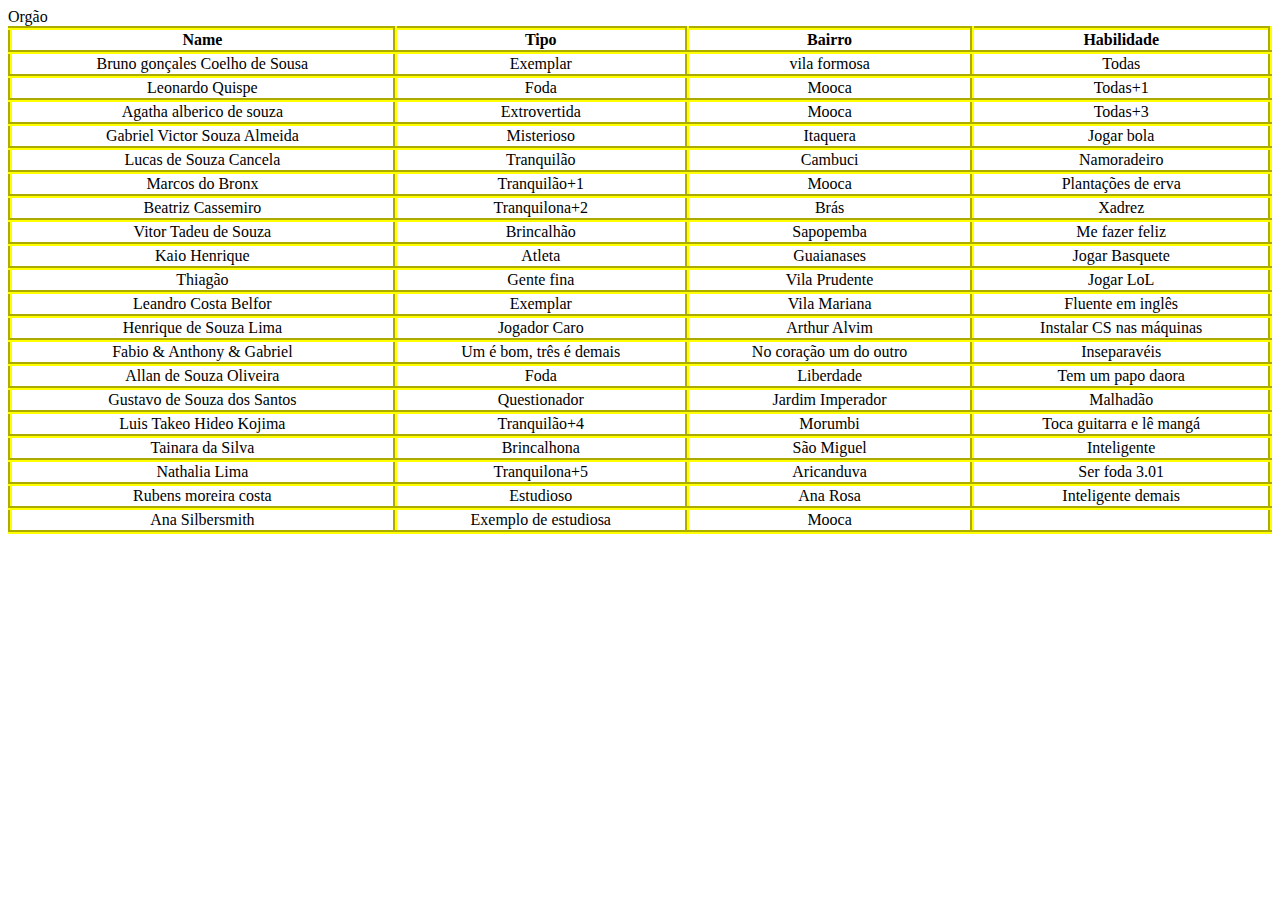
<file: Aula06/index.html>
<!DOCTYPE html>
<html lang="en">
    <head>
        <meta charset="UTF-8">
        <meta http-equiv="X-UA-Compatible" content="IE=edge">
        <meta name="viewport" content="width=device-width, initial-scale=1.0">
        <title>Document</title>

        <style>

            table,
            td,
            th {
                border: 4px outset yellow;
                text-align: center;
                border-collapse: collapse;

            }
        </style>
    </head>
    <body>
        <table style="width: 100%;">Orgão
            <tr>
                <th>Name</th>
                <th>Tipo</th>
                <th>Bairro</th>
                <th>Habilidade</th>
            </tr>
            <tr>
                <td>Bruno gonçales Coelho de Sousa</td>
                <td>Exemplar</td>
                <td>vila formosa</td>
                <td>Todas</td>
            </tr>
            <tr>
                <td>Leonardo Quispe</td>
                <td>Foda</td>
                <td>Mooca</td>
                <td>Todas+1</td>
            </tr>
            <tr>
                <td>Agatha alberico de souza</td>
                <td>Extrovertida</td>
                <td>Mooca</td>
                <td>Todas+3</td>
            </tr>
            <tr>
                <td>Gabriel Victor Souza Almeida</td>
                <td>Misterioso</td>
                <td>Itaquera</td>
                <td>Jogar bola</td>
            </tr>
            <tr>
                <td>Lucas de Souza Cancela</td>
                <td>Tranquilão</td>
                <td>Cambuci</td>
                <td>Namoradeiro</td>
            </tr>
            <tr>
                <td>Marcos do Bronx</td>
                <td>Tranquilão+1</td>
                <td>Mooca</td>
                <td>Plantações de erva</td>
            </tr>
            <tr>
                <td>Beatriz Cassemiro</td>
                <td>Tranquilona+2</td>
                <td>Brás</td>
                <td>Xadrez</td>
            </tr>
            <tr>
                <td>Vitor Tadeu de Souza</td>
                <td>Brincalhão</td>
                <td>Sapopemba</td>
                <td>Me fazer feliz</td>
            </tr>
            <tr>
                <td>Kaio Henrique</td>
                <td>Atleta</td>
                <td>Guaianases</td>
                <td>Jogar Basquete</td>
            </tr>
            <tr>
                <td>Thiagão</td>
                <td>Gente fina</td>
                <td>Vila Prudente</td>
                <td>Jogar LoL</td>
            </tr>
            <tr>
                <td>Leandro Costa Belfor</td>
                <td>Exemplar</td>
                <td>Vila Mariana</td>
                <td>Fluente em inglês</td>
            </tr>
            <tr>
                <td>Henrique de Souza Lima</td>
                <td>Jogador Caro</td>
                <td>Arthur Alvim</td>
                <td>Instalar CS nas máquinas</td>
            </tr>
            <tr>
                <td>Fabio & Anthony & Gabriel</td>
                <td>Um é bom, três é demais</td>
                <td>No coração um do outro</td>
                <td>Inseparavéis</td>
            </tr>
            <tr>
                <td>Allan de Souza Oliveira</td>
                <td>Foda</td>
                <td>Liberdade</td>
                <td>Tem um papo daora</td>
            </tr>
            <tr>
                <td>Gustavo de Souza dos Santos</td>
                <td>Questionador</td>
                <td>Jardim Imperador</td>
                <td>Malhadão</td>
            </tr>
            <tr>
                <td>Luis Takeo Hideo Kojima</td>
                <td>Tranquilão+4</td>
                <td>Morumbi</td>
                <td>Toca guitarra e lê mangá</td>
            </tr>
            <tr>
                <td>Tainara da Silva</td>
                <td>Brincalhona</td>
                <td>São Miguel</td>
                <td>Inteligente</td>
            </tr>
            <tr>
                <td>Nathalia Lima</td>
                <td>Tranquilona+5</td>
                <td>Aricanduva</td>
                <td>Ser foda 3.01</td>
            </tr>
            <tr>
                <td>Rubens moreira costa</td>
                <td>Estudioso</td>
                <td>Ana Rosa</td>
                <td>Inteligente demais</td>
            </tr>
            <tr>
                <td>Ana Silbersmith</td>
                <td>Exemplo de estudiosa</td>
                <td>Mooca</td>
                <td></td>
            </tr>
        </table>
    </body>
</html>
</file>
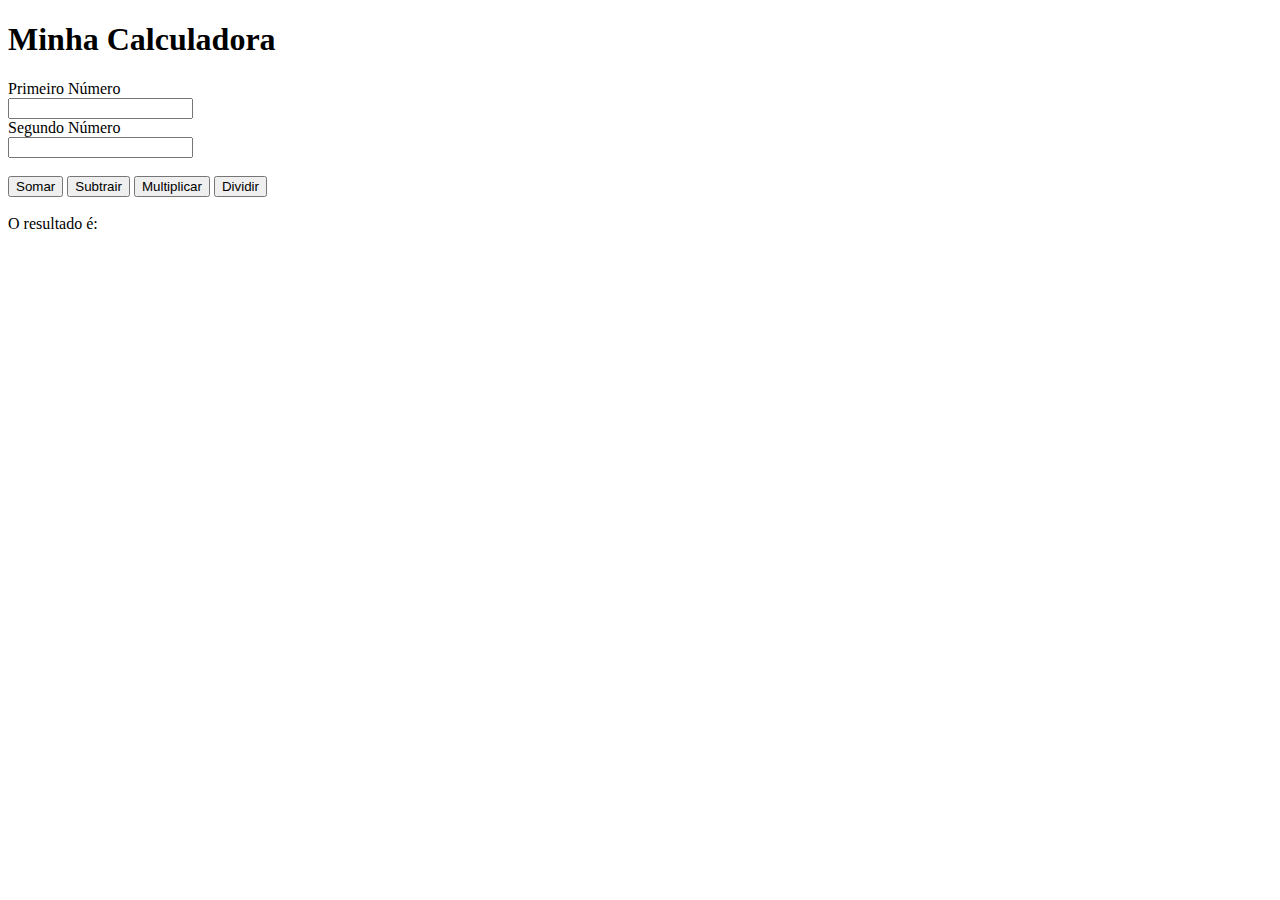
<file: calculadora com html e js/index.html>
<!DOCTYPE html>
<html lang="en">
<head>
    <meta charset="UTF-8">
    <meta http-equiv="X-UA-Compatible" content="IE=edge">
    <meta name="viewport" content="width=device-width, initial-scale=1.0">
    <title>Minha Calculadora</title>
</head>
<body>
    <h1>Minha Calculadora</h1>

    Primeiro Número<br>
    <input id = n1 type="number"><br>

    Segundo Número<br>
    <input id = n2 type="number"><br><br>

    <button onclick="somar()">Somar</button>
    <button onclick="subtrair()">Subtrair</button>
    <button onclick="multiplicar()">Multiplicar</button>
    <button onclick="dividir()">Dividir</button>

    <br>
    <br>

    O resultado é:  <span></span>

    <script>

        var n1 = document.querySelector('#n1')
        var n2 = document.querySelector('#n2')
        var resultado = document.querySelector('span')

        function somar(){
            resultado.innerHTML = parseInt(n1.value) + parseInt(n2.value)

        }

        function subtrair(){
            resultado.innerHTML = parseInt(n1.value) - parseInt(n2.value)

        }

        function multiplicar(){
            resultado.innerHTML = parseInt(n1.value) * parseInt(n2.value)

        }

        function dividir(){
            resultado.innerHTML = parseInt(n1.value) / parseInt(n2.value)

        }

    </script>
</body>
</html>
</file>
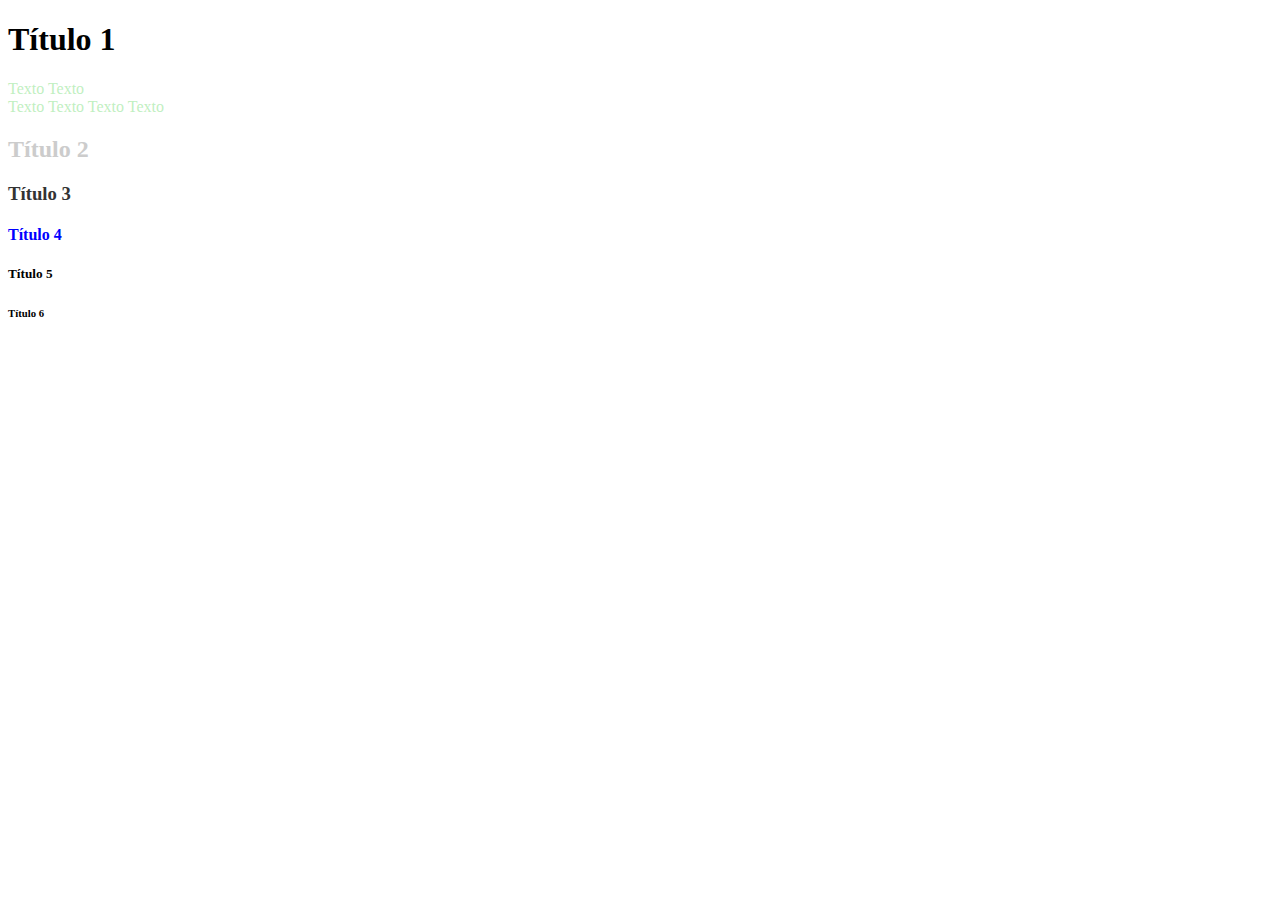
<file: Aula01/Aula01.html>
<!DOCTYPE html>
<html>
<head>
    <title>Minha primeira página</title>
</head>
<body>
    <h1 style="color: black;">Título 1 </h1>    
        <p style="color: #bebe;">Texto Texto </br>Texto Texto Texto Texto</p>
    <h2 style="color: #ccc;">Título 2 </h2>
    <h3 style="color: #333;">Título 3 </h3>
    <h4 style="color: blue;">Título 4 </h4>
    <h5>Título 5 </h5>
    <h6>Título 6 </h6>
</body>
</html>
</file>
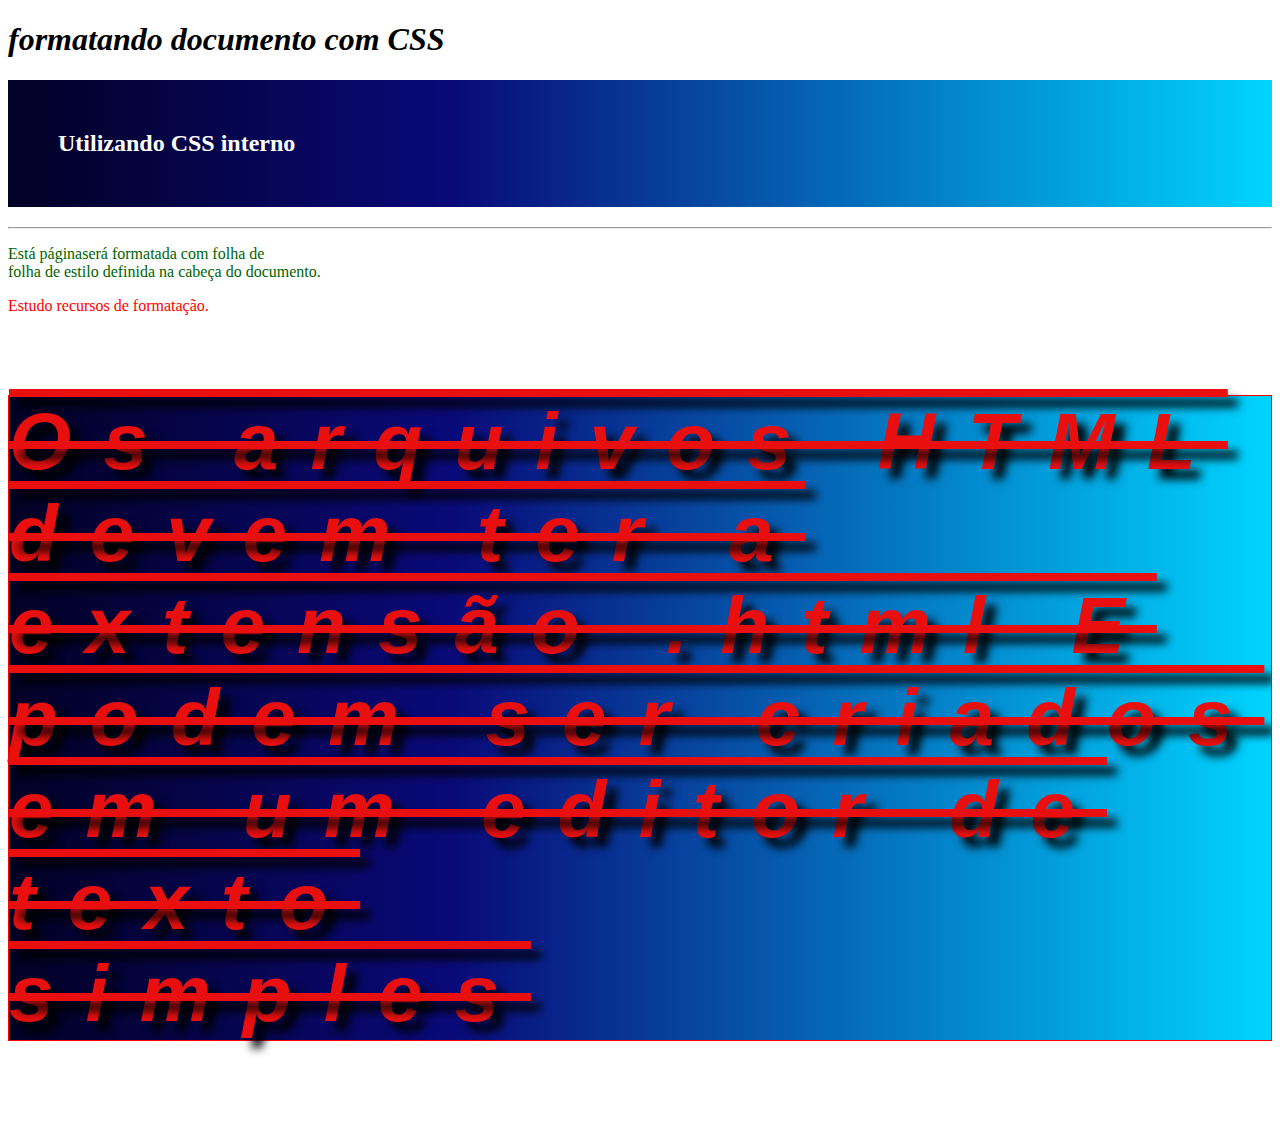
<file: Aula02/exemplo2.html>
<!DOCTYPE html>
<html lang="pt-br">
    <head>
    
        <title>Exemplo 2</title>

        <style type="text/css">

            h1 {
                font-style: italic;
            }

            .paragrafo {
                color: darkgreen;
            }

            .paragrafo2 {
                color: red;

            }

            
            .titulo2 {
                background: rgb(2,0,36);
                background: linear-gradient(90deg, rgba(2,0,36,1) 0%, rgba(9,9,121,1) 35%, rgba(0,212,255,1) 100%);
                color: white;
                padding: 50px;
            }
            .brunoeleonardo{
                color: rgb(233, 15, 15);
                font-size: 5rem;
                font-weight: bold;
                font-family: sans-serif;
                text-shadow: 10px 10px 10px black;
                text-decoration: line-through overline;
                border: 1px solid red;
                background: linear-gradient(90deg, rgba(2,0,36,1) 0%, rgba(9,9,121,1) 35%, rgba(0,212,255,1) 100%);
                font-style: italic;
                letter-spacing: 2rem;
                
            }
        

        </style>
    </head>
    <body>
        <h1>formatando documento com CSS</h1>
        <h2 class="titulo2">Utilizando CSS interno</h2>
        <hr>
        <p class="paragrafo">Está páginaserá formatada com folha de </br>
        folha de estilo definida na cabeça do documento.</p>
        
        <p class="paragrafo2">Estudo recursos de formatação.</p>
        <p class="brunoeleonardo">Os arquivos HTML devem ter a extensão .html E podem ser criados em um editor de texto <br> 
        simples</p>

    </body>
</html>
</file>
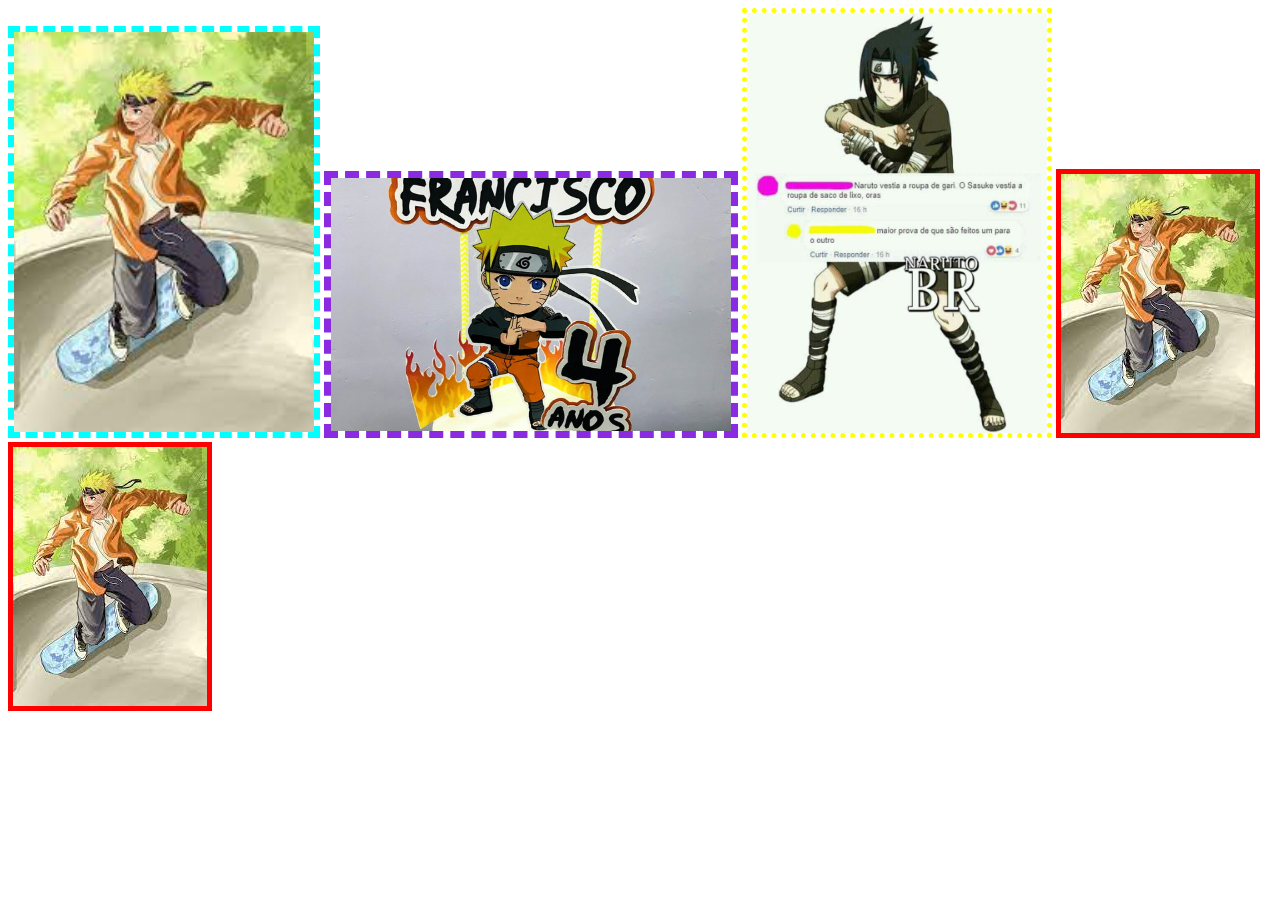
<file: Aula03/aula03.html>
<!DOCTYPE html>
<html>
    <head>
        <title>Document</title>

        <link rel="stylesheet" href="css/imagem.css">

    </head>
    <body>
        <img src="./img/flipcbwindows.jpg" class="dimensao" id="um">
        <img src="./img/narutosaofrancisco.jpg" id="sao">
        <img src="./img/sasukesaoffrancisco.jpg" id="francisco">
        <img src="./img/flipcbwindows.jpg">
        <img src="./img/flipcbwindows.jpg">
    </body>
</html>
</file>
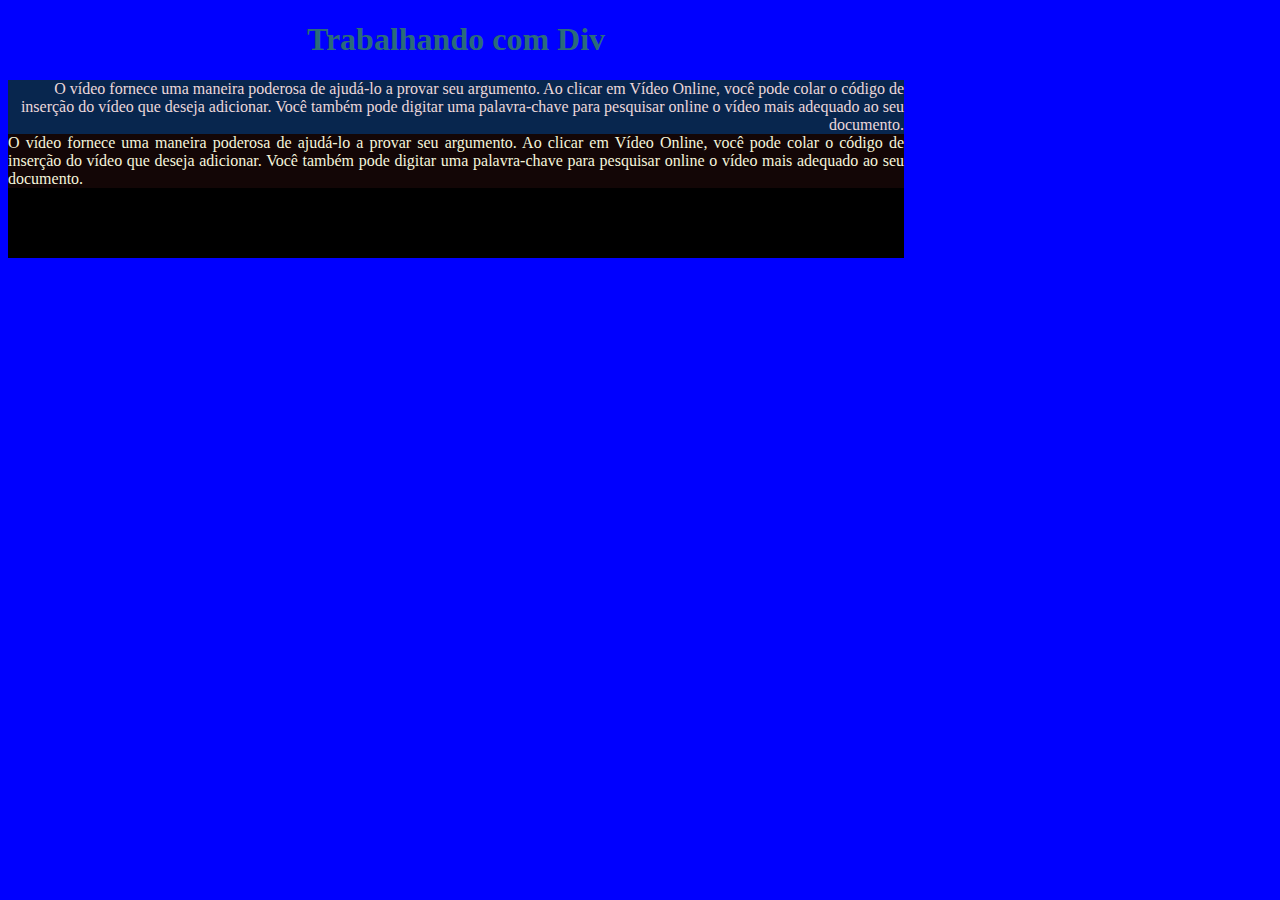
<file: Aula04/div1.html>
﻿<!DOCTYPE html>
<html>
<head>
    <meta charset="utf-8">
<title>Documento Div</title>
        <style>
            h1 {
                text-align:center;
                color:rgb(43, 107, 122);
            }
            body {
                width:70%;
                background-color: blue;
            }
            .container .box {
               display : flex;
              flex-direction : row;
               
            }
      
            
            .container .box .box-cell.box1 {
                background:rgb(8, 38, 78);
                color:rgb(236, 216, 219);
                text-align: right;
             }
            .container .box .box-cell.box2 {
                background:rgb(19, 6, 6);
                text-align:justify;
                color: beige;
            }

            .cr7 {
                width: 100%;
                height: 70px;
                background-color: black;
            }
        </style>

</head>

<body>
        <h1>Trabalhando com Div </h1>
        <div class="container">
            <div class="box">
                <div class="box-row">
                    <div class="box-cell box1">
                   O vídeo fornece uma maneira poderosa de ajudá-lo a provar seu argumento. Ao clicar em Vídeo Online, você pode colar o código de inserção do vídeo que deseja adicionar. Você também pode digitar uma palavra-chave para pesquisar online o vídeo mais adequado ao seu documento.
                    </div>
                    <div class="box-cell box2">
                   O vídeo fornece uma maneira poderosa de ajudá-lo a provar seu argumento. Ao clicar em Vídeo Online, você pode colar o código de inserção do vídeo que deseja adicionar. Você também pode digitar uma palavra-chave para pesquisar online o vídeo mais adequado ao seu documento.
                    </div>
                </div>
            </div>
        </div>

        <div class="cr7">
        </div>
</body>
</html>
</file>
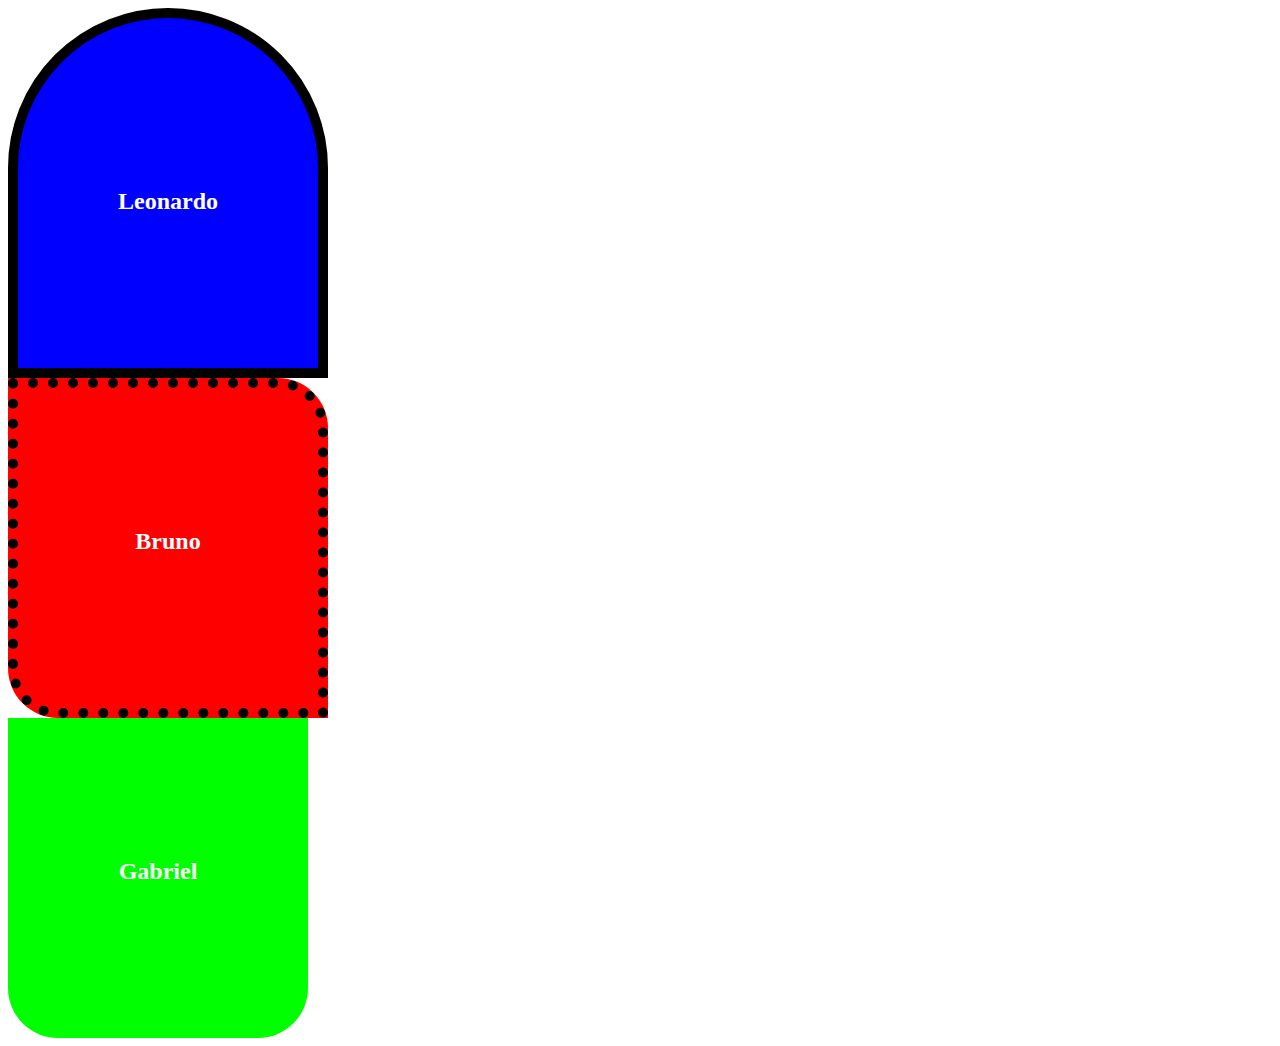
<file: Aula04/div2.html>
﻿<!DOCTYPE html>
<html>
<head>
    <meta charset="utf-8">
    <title>Cores de fundo em HTML Div</title>
    <link rel="shortcut icon" href="pngwing.com.png" type="image/x-icon">
    <style type="text/css">
        div{
            width: 300px;
            height: 200px;
        }
        .azul{
            background-color: blue;
            border-radius: 500px 500px 0 0;
            border: 10px solid black;
            color: white;
            text-align: center;
            padding-top: 150px;
            animation: direita .5s ease-in-out alternate infinite;
        }

        @keyframes direita {
            from {
                transform: translate(0px);
            }
            to {
                transform: translate(100px);
            }
        }
        .vermelho{
            background: #FF0000;
            border-radius: 0 50px 0 50px;
            border: 10px dotted black;
            color: white;
            text-align: center;
            padding-top: 120px;
            animation: amanha .5s ease-in-out alternate infinite;
        }

        @keyframes amanha {
            from{
                transform: translate(100px);
            }
            to{
                transform: translate(0px);
            }
        }
        .verde{
            background: rgb(0,255,0);
            border-radius: 0 0 50px 50px;
            color: white;
            text-align: center;
            padding-top: 120px;
            animation: tarde .5s infinite;
        }
        @keyframes tarde
        {
            from {
                transform: rotate(360deg);
            }
            to{
                transform: translate(0deg);
            }
        }
    </style>
</head>
<body>
    <div class="azul">
        <h2>Leonardo</h2>
    </div>   

    <div class="vermelho">
            <h2>Bruno</h2>
    </div>

    <div class="verde">
          <h2>Gabriel</h3>
    </div>
</body>
</html>
</file>
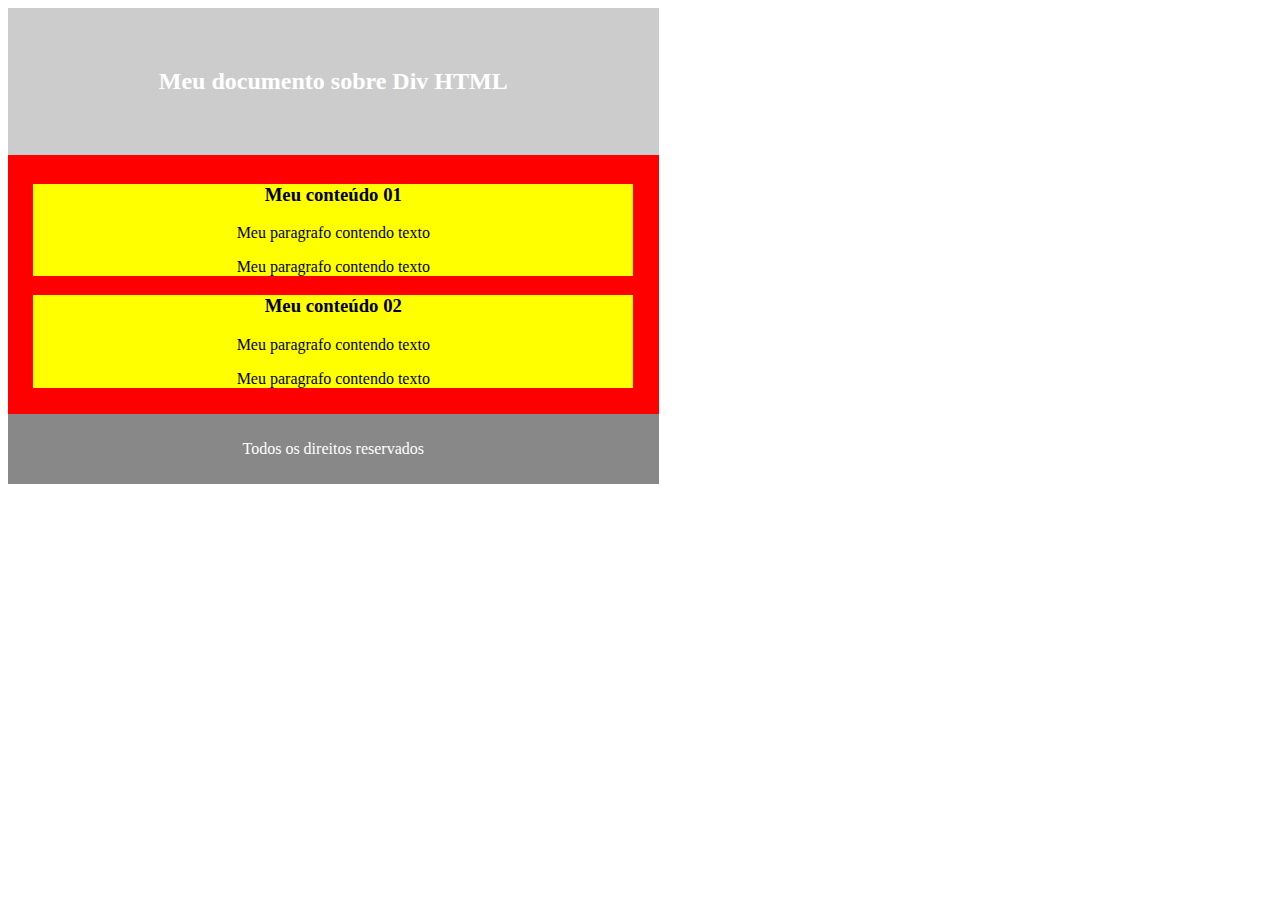
<file: Aula04/div3.html>
﻿<!DOCTYPE html>
<html>
<head>
    <meta charset="utf-8">
    <title>Cores de fundo em HTML Div</title>
   <style>
    #cabecalho{
        background-color: #cccccc;
        width: 600px;
        padding: 40px 2%;
        color: white;
        text-align: center;
    }
	#corpo{ 
        background-color: red;
        width: 600px;
        padding: 10px 2%;
    }
    #rodape{
        width: 600px;
        padding: 10px 2%;
        background-color: #888888;
        color: white;
        text-align: center;
    }

    .sessao_conteudo{
        text-align: center;
        width: 100%;
      /*  padding: 0px 2%;   */
        background-color: yellow;
		  /* display:inline-block; */
    }
</style>
</head>
<body>
<div id="cabecalho">
    <h2>Meu documento sobre Div HTML</h2>
</div>
<div id="corpo">
    <div class="sessao_conteudo">
        <h3>Meu conteúdo 01</h3>
        <p>Meu paragrafo contendo texto</p>
        <p>Meu paragrafo contendo texto</p>
    </div>
    <div class="sessao_conteudo">
        <h3>Meu conteúdo 02</h3>
        <p>Meu paragrafo contendo texto</p>
        <p>Meu paragrafo contendo texto</p>
    </div>    
</div>


<div id="rodape">
    <p>Todos os direitos reservados</p>
</div>
</body>
</html>
</file>
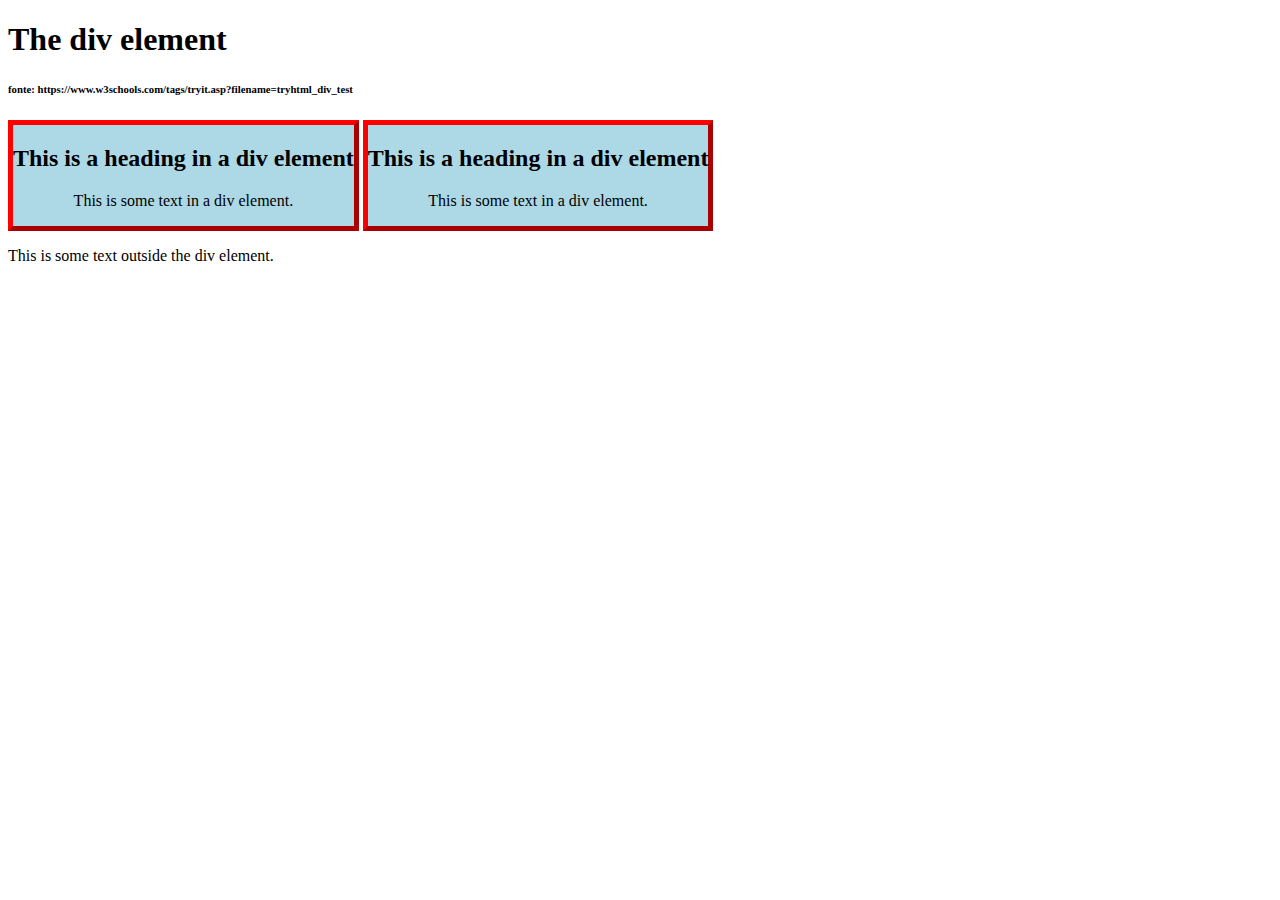
<file: Aula04/div6.html>
﻿<!DOCTYPE html>
<html>
<head>
<style>
.myDiv {
  border: 5px outset red;
  background-color: lightblue;    
  text-align: center;
  display:inline-block;
}
</style>
</head>
<body>

<h1>The div element</h1>
<h6>fonte: https://www.w3schools.com/tags/tryit.asp?filename=tryhtml_div_test</h6>

<div class="myDiv">
  <h2>This is a heading in a div element</h2>
  <p>This is some text in a div element.</p>
</div>

<div class="myDiv">
  <h2>This is a heading in a div element</h2>
  <p>This is some text in a div element.</p>
</div>


<p>This is some text outside the div element.</p>

</body>
</html>
</file>
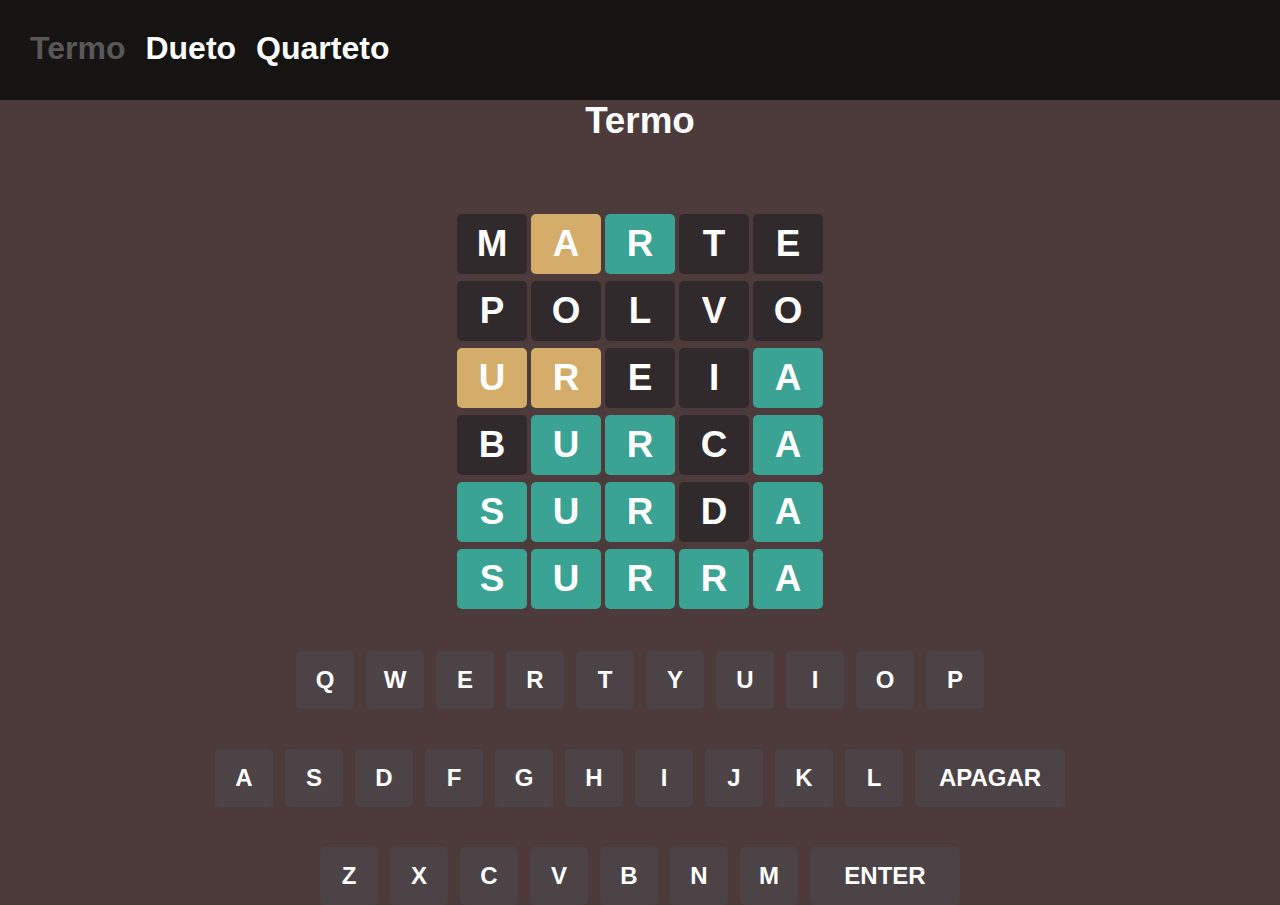
<file: Aula04/termo.html>
<!DOCTYPE html>
<html lang="en">
<head>
    <link rel="shortcut icon" href="pngwing.com.png" type="image/x-icon">
    <meta charset="UTF-8">
    <meta http-equiv="X-UA-Compatible" content="IE=edge">
    <meta name="viewport" content="width=device-width, initial-scale=1.0">
    <title>Termo</title>
    <link rel="stylesheet" href="style.css">
</head>
<body>
    <header>
        <ul>
            <li>Termo</li>
            <li>Dueto</li>
            <li>Quarteto</li>
        </ul>
    </header>

    <p class="titulo">Termo</p>

    <div class="linha">
    <div class="quadrado">
        <p>M</p>
    </div>
    <div class="quadrado amarelo">
        <p>A</p>
    </div>
    <div class="quadrado verde">
        <p>R</p>
    </div>
    <div class="quadrado">
        <p>T</p>
    </div>
    <div class="quadrado">
        <p>E</p>
    </div>
    </div>

    <div class="linha">
        <div class="quadrado">
            <p>P</p>
        </div>
        <div class="quadrado">
            <p>O</p>
        </div>
        <div class="quadrado">
            <p>L</p>
        </div>
        <div class="quadrado">
            <p>V</p>
        </div>
        <div class="quadrado">
            <p>O</p>
        </div>
    </div>

    <div class="linha">
        <div class="quadrado amarelo">
            <p>U</p>
        </div>
        <div class="quadrado amarelo">
            <p>R</p>
        </div>
        <div class="quadrado">
            <p>E</p>
        </div>
        <div class="quadrado">
            <p>I</p>
        </div>
        <div class="quadrado verde">
            <p>A</p>
        </div>
    </div>

    <div class="linha">
        <div class="quadrado">
            <p>B</p>
        </div>
        <div class="quadrado verde">
            <p>U</p>
        </div>
        <div class="quadrado verde">
            <p>R</p>
        </div>
        <div class="quadrado">
            <p>C</p>
        </div>
        <div class="quadrado verde">
            <p>A</p>
        </div>
    </div>

    <div class="linha">
        <div class="quadrado verde">
            <p>S</p>
        </div>
        <div class="quadrado verde">
            <p>U</p>
        </div>
        <div class="quadrado verde">
            <p>R</p>
        </div>
        <div class="quadrado">
            <p>D</p>
        </div>
        <div class="quadrado verde">
            <p>A</p>
        </div>
    </div>

    <div class="linha">
        <div class="quadrado verde">
            <p>S</p>
        </div>
        <div class="quadrado verde">
            <p>U</p>
        </div>
        <div class="quadrado verde">
            <p>R</p>
        </div>
        <div class="quadrado verde">
            <p>R</p>
        </div>
        <div class="quadrado verde">
            <p>A</p>
        </div>
    </div>

    <div class="linha1">
        <div class="tecla">
            <p>Q</p>
        </div>
        <div class="tecla">
            <p>W</p>
        </div>
        <div class="tecla">
            <p>E</p>
        </div>
        <div class="tecla">
            <p>R</p>
        </div>
        <div class="tecla">
            <p>T</p>
        </div>
        <div class="tecla">
            <p>Y</p>
        </div>
        <div class="tecla">
            <p>U</p>
        </div>
        <div class="tecla">
            <p>I</p>
        </div>
        <div class="tecla">
            <p>O</p>
        </div>
        <div class="tecla">
            <p>P</p>
        </div>
    </div>


    <div class="linha1">
        <div class="tecla">
            <p>A</p>
        </div>
        <div class="tecla">
            <p>S</p>
        </div>
        <div class="tecla">
            <p>D</p>
        </div>
        <div class="tecla">
            <p>F</p>
        </div>
        <div class="tecla">
            <p>G</p>
        </div>
        <div class="tecla">
            <p>H</p>
        </div>
        <div class="tecla">
            <p>I</p>
        </div>
        <div class="tecla">
            <p>J</p>
        </div>
        <div class="tecla">
            <p>K</p>
        </div>
        <div class="tecla">
            <p>L</p>
        </div>
        <div class="tecla apagar">
            <p>APAGAR</p>
        </div>

    </div>


    <div class="linha1">
        <div class="tecla">
            <p>Z</p>
        </div>
        <div class="tecla">
            <p>X</p>
        </div>
        <div class="tecla">
            <p>C</p>
        </div>
        <div class="tecla">
            <p>V</p>
        </div>
        <div class="tecla">
            <p>B</p>
        </div>
        <div class="tecla">
            <p>N</p>
        </div>
        <div class="tecla">
            <p>M</p>
        </div>
        <div class="tecla enter">
            <p>ENTER</p>
        </div>
    </div>
</body>
</html>
</file>
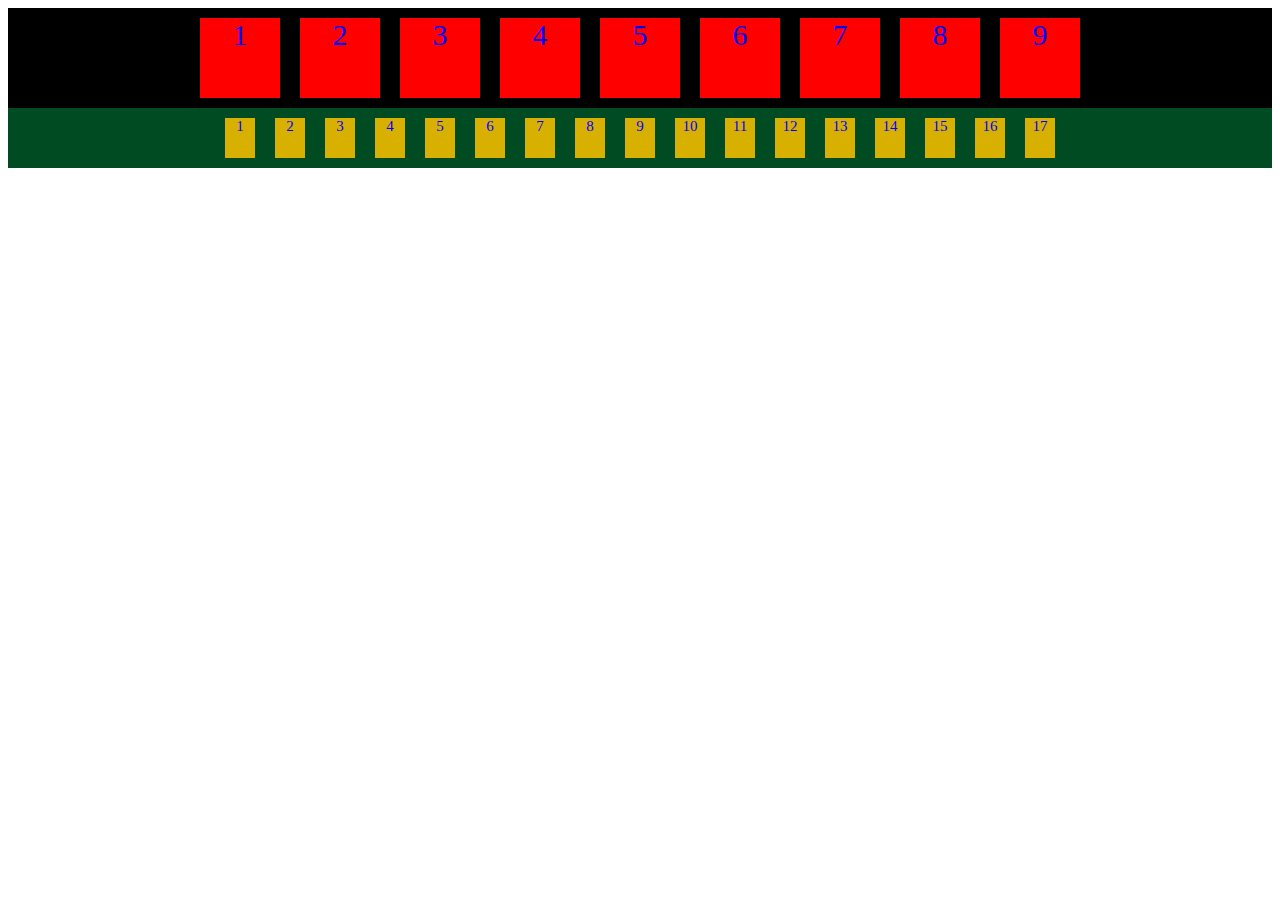
<file: Aula05/aula05.html>
<!DOCTYPE html>
<html>
    <head>
        <title>Aula05</title>
        <link
            rel="stylesheet"
            href="./css/style.css"
        >
    </head>
    <body>
        <div class="flex-container">
            <div>1</div>
            <div>2</div>
            <div>3</div>
            <div>4</div>
            <div>5</div>
            <div>6</div>
            <div>7</div>
            <div>8</div>
            <div>9</div>
        </div>
        <div class="flex-container-wrap">
            <div>1</div>
            <div>2</div>
            <div>3</div>
            <div>4</div>
            <div>5</div>
            <div>6</div>
            <div>7</div>
            <div>8</div>
            <div>9</div>            
            <div>10</div>
            <div>11</div>
            <div>12</div>
            <div>13</div>
            <div>14</div>
            <div>15</div>
            <div>16</div>
            <div>17</div>
        </div>
    </body>
    </body>
</html>
</file>
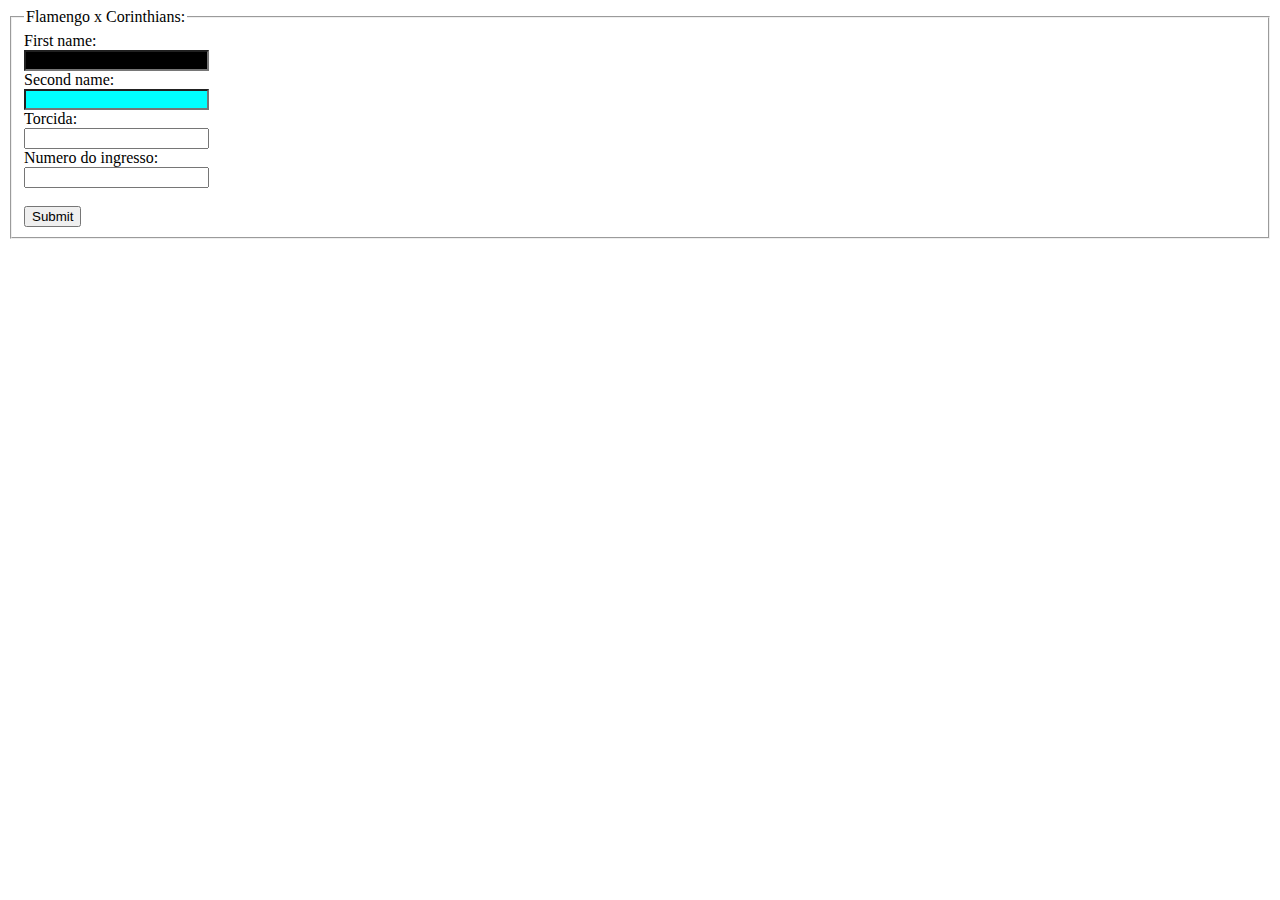
<file: Aula07/2.html>
<!DOCTYPE html>
<html lang="en">
<head>
    <meta charset="UTF-8">
    <meta http-equiv="X-UA-Compatible" content="IE=edge">
    <meta name="viewport" content="width=device-width, initial-scale=1.0">
    <title>Document</title>
    <link
        href="./CSS/style2.css"
        rel="stylesheet"
    >
</head>
<body>
    <fieldset class="Tudo">
        <legend>Flamengo x Corinthians:</legend>
        <label for="Time1">First name:</label><br>
        <input class="Flamengo" type="text" id="Time1" name="Time1" ><br>
        <label for="Time2">Second name:</label><br>
        <input class="Corinthians" type="text" id="Time2" name="Time2"><br>
        <label for="Torcida">Torcida:</label><br>
        <input type="text" id="Torcida" name="Torcida"><br>
        <label for="ingresso">Numero do ingresso:</label><br>
        <input type="text" id="ingresso" name="ingresso"><br><br>
        <input type="submit" value="Submit">
      </fieldset>
</body>
</html>
</file>
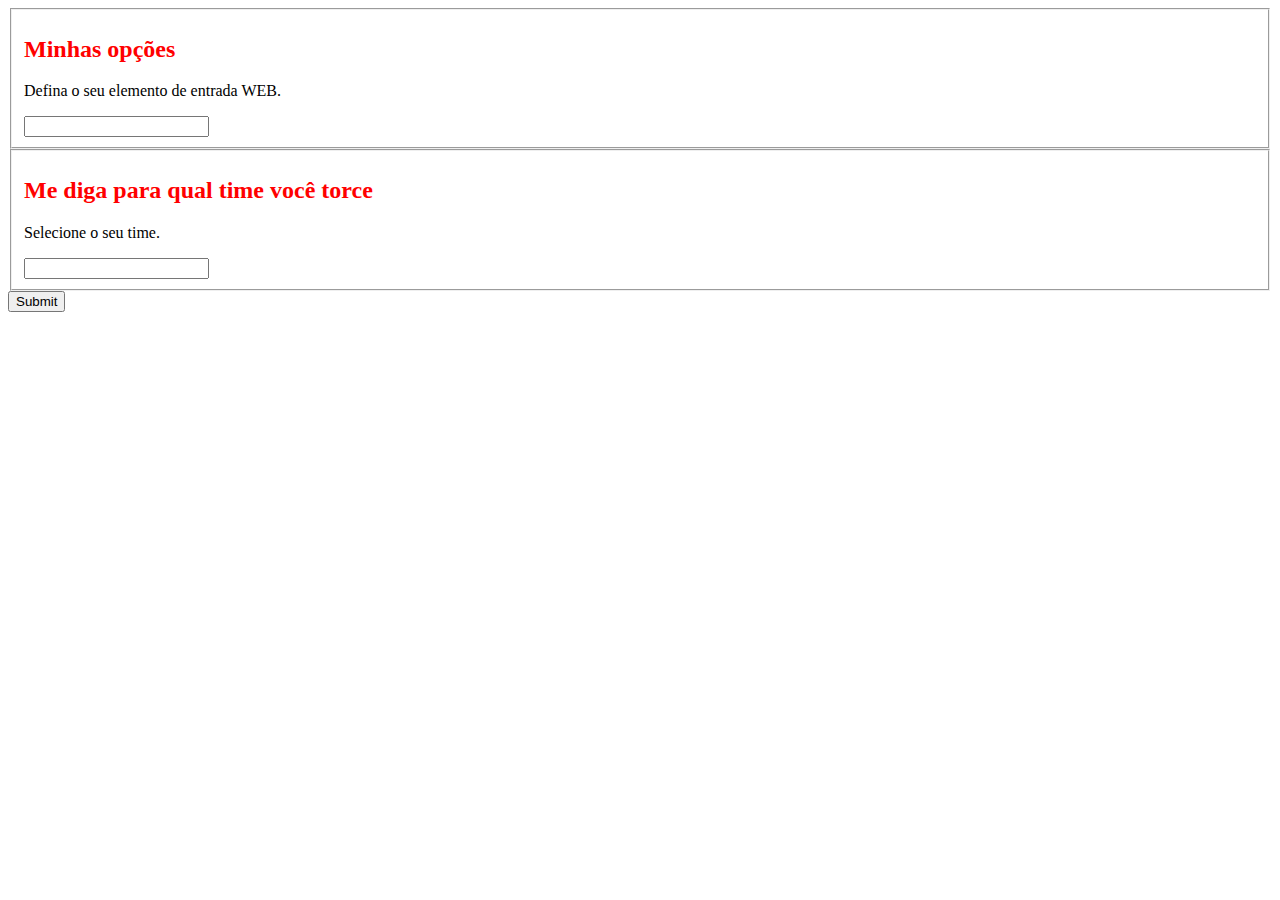
<file: Aula07/3.html>
<!DOCTYPE html>
<html lang="en">
<head>

    <title>Document</title>

    <link href="./CSS/style3.css"
          rel="stylesheet"
    >
</head>
<body>
    <fieldset>
        <h2 class="cor">Minhas opções</h2>

        <p>Defina o seu elemento de entrada WEB.</p>  
            <form action="/action_page.php">
            <input list="browsers" name="browser">
            <datalist id="browsers">
            <option value="Internet Explorer">
            <option value="Firefox">
            <option value="Chrome">
            <option value="Opera">
            <option value="Safari">
        </datalist>
       
        </form>
    </fieldset>

    <fieldset>
        <h2 class="cor">Me diga para qual time você torce</h2>
        <p>Selecione o seu time.</p>
            <form action="/action_page.php">
            <input list="times" name="times">
            <datalist id="times">
            <option value="O grande Corinthians">
            <option value="O pequeno Flamengo">
            <option value="O mediano Santos">
            <option value="O esquecido São Paulo">
            <option value="O sem mundial Palmeiras">
        </datalist>
        
        </form>
    </fieldset>

    <input type="submit">

</body>
</html>
</file>
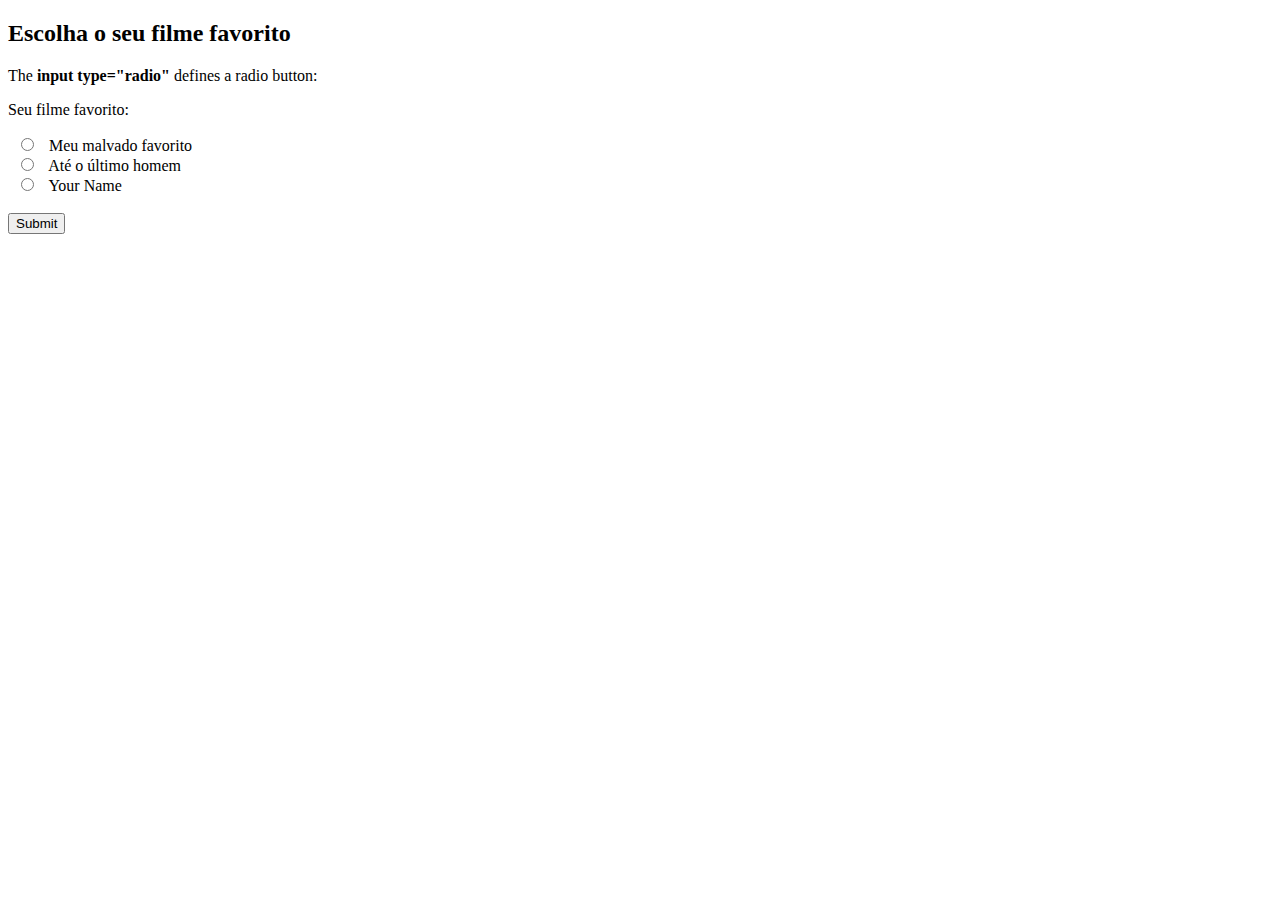
<file: Aula07/4.html>
<!DOCTYPE html>
<html>
<body>

<h2>Escolha o seu filme favorito</h2>

<p>The <strong>input type="radio"</strong> defines a radio button:</p>

<p>Seu filme favorito:</p>
<form action="/action_page.php">
  <input type="radio" id="Meu malvado favorito" name="fav_filme" value="Meu malvado favorito">
  <label for="Meu malvado favorito">Meu malvado favorito</label><br>

  <input type="radio" id="Até o último homem" name="fav_filme" value="Até o último homem">
  <label for="Até o último homem">Até o último homem</label><br>

  <input type="radio" id="Your Name" name="fav_filme" value="Your Name">
  <label for="Your Name">Your Name</label><br><br>

  <input type="submit" value="Submit">
</form> 

</body>
</html>
</file>
<file: Aula03/css/imagem.css>
.dimensao {
    width: 300px;
}

/* O que for declarado com ponto da seguinte forma: .declaracao é compreendido como classe no CSS */


img {
    border: solid 5px red;
}

/* O que for declarado como sendo um identificador de tag vai ser aplicado em todas as ocorrencias em que aparecer */

#francisco {
    border: dotted 5px yellow;
    width: 300px;
}

#sao{
    border: dashed 7px blueviolet;
    width: 400px;
}

#um{
    border: dashed 6px cyan;
}

/* Quando você declara com # então o tipo 'id' vai ser aplicado! Esse tipo apesar de funcionar não é tão recomendado, pois IDS precisam ser únicos e não se repetem.*/
</file>
<file: Aula04/style.css>
* {
    margin: 0;
    padding: 0;
    box-sizing: border-box;
    font-family: sans-serif;
    font-weight: 800;
}

body {
    background-color: #4d3a3a;
}

header {
    background-color: rgb(22, 19, 19);
    color: white;
    width: 100%;
    height: 100px;
    padding: 30px;
    font-size: 2rem;
}

ul {
    display: flex;
    gap: 20px;
    list-style: none;
}

ul li:nth-child(1) {
    color: rgb(88, 88, 88);
}

p {
    display: flex;
    justify-content: center;
    color: white;
    font-size: 2.3rem;
}

.titulo {
    margin-bottom: 70px;
}


.linha {
    display: flex;
    margin-top: 3px;
    justify-content: center;
}

.quadrado {
    display: flex;
    justify-content: center;
    align-items: center;
    background-color: #312a2c;
    margin: 2px;
    width: 70px;
    height: 60px;
    border-radius: 5px;
}


.linha1{
    display: flex;
    gap: 12px;
    justify-content: center;
    margin-top: 40px;

}

.tecla{
    display: flex;
    background-color: #4C4347;
    width: 58px;
    height: 58px;
    justify-content: center;
    border-radius: 5px;
    align-items: center;


}

.tecla p{
    font-size: 1.5em;

}

.apagar {
    width: 150px;
}

.enter {
    width: 150px;
}

.verde {
    background-color: #3aa394;
}

.amarelo {
    background-color: #d3ad69;
}
</file>
<file: Aula05/css/style.css>
.flex-container {
    background-color: black;    
    display: flex;
    flex-wrap:wrap;    
    justify-content: center;
}
.flex-container > div {
    background-color: red;
    width: 80px;
    height: 80px;
    margin: 10px;
    color: blue;
    font-size: 30px;
    text-align:center;
}
.flex-container-wrap {
    background-color: rgb(0, 75, 34);    
    display: flex;
    flex-wrap:nowrap;    
    justify-content: center;
}
.flex-container-wrap > div {
    background-color: rgb(216, 176, 0);
    width: 30px;
    height: 40px;
    margin: 10px;
    color: blue;
    font-size: 15px;
    text-align:center;
}
</file>
<file: Aula07/CSS/style2.css>
.Flamengo {
    color: #ff110d;
    background-color: #000000;
}
.Corinthians {
    color: #000000;
    background-color: aqua;
}
</file>
<file: Aula07/CSS/style3.css>
.cor {
    color: red;
}
</file>
